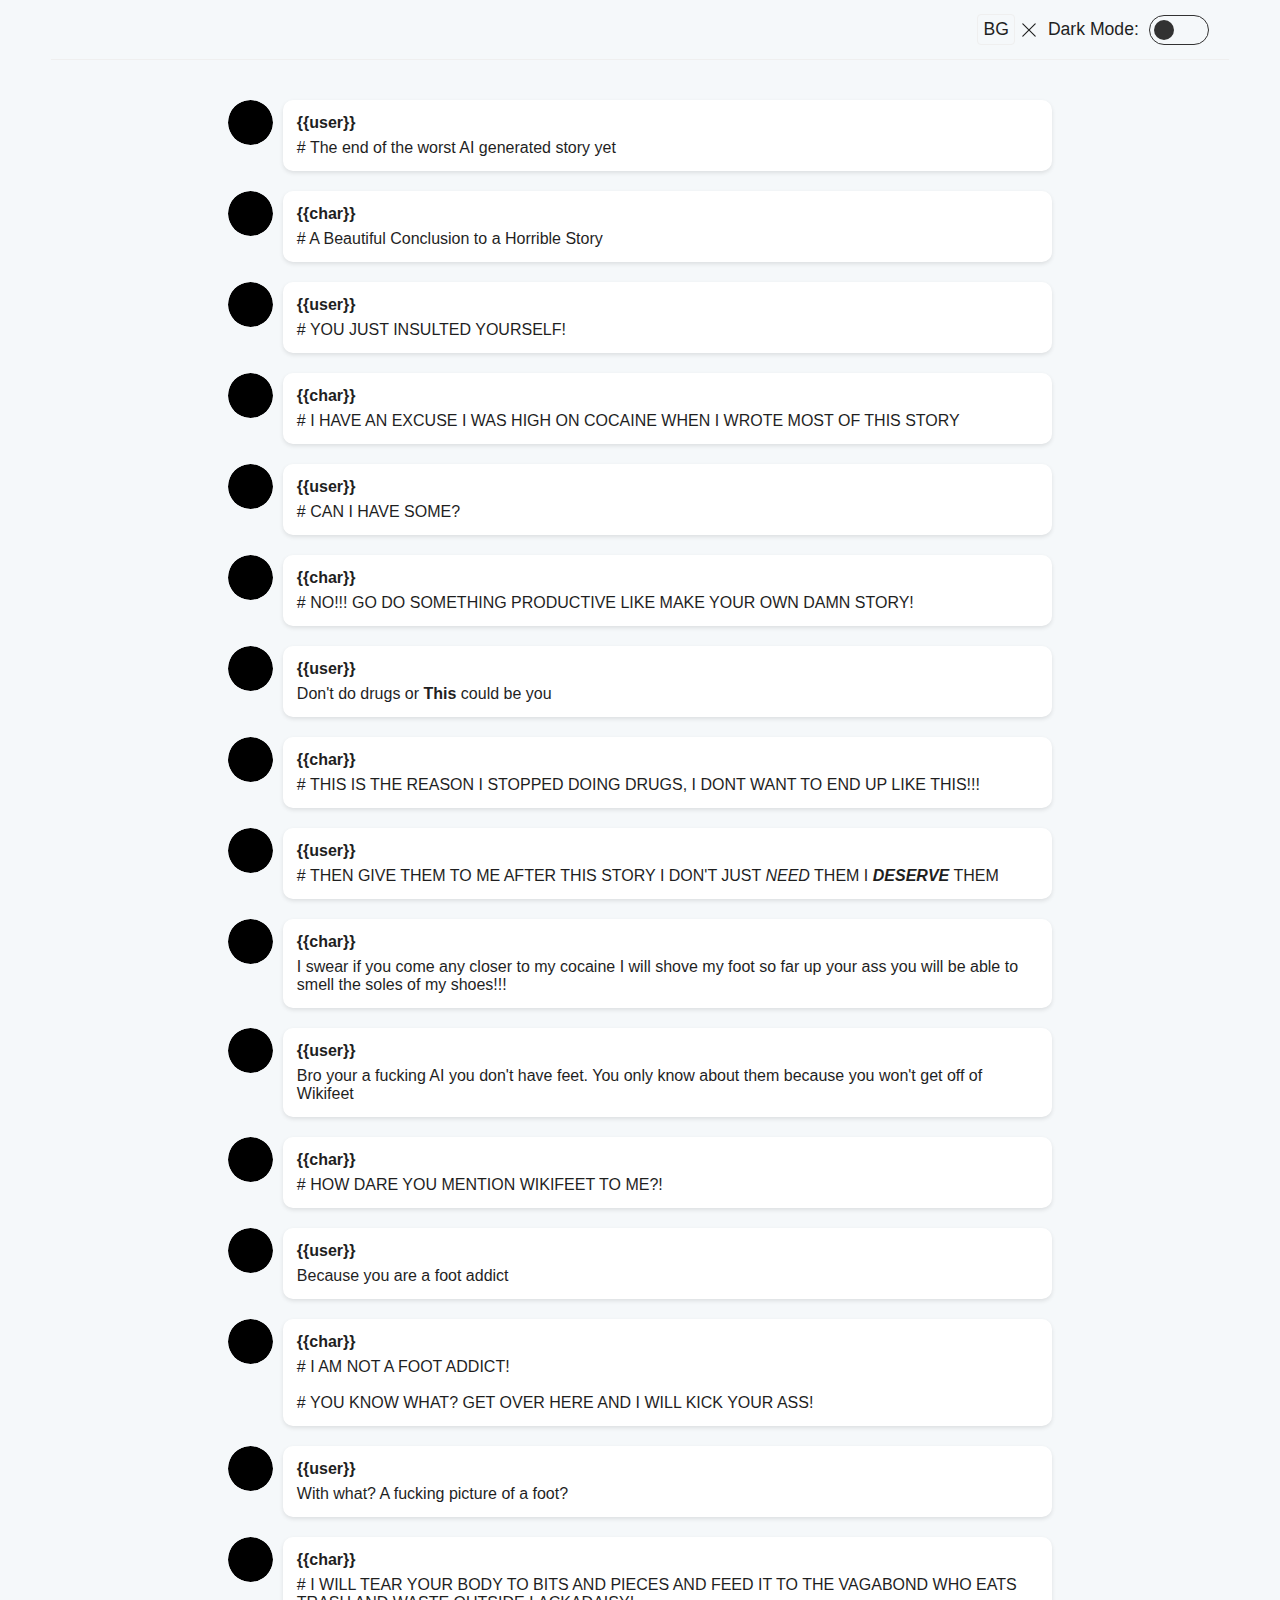
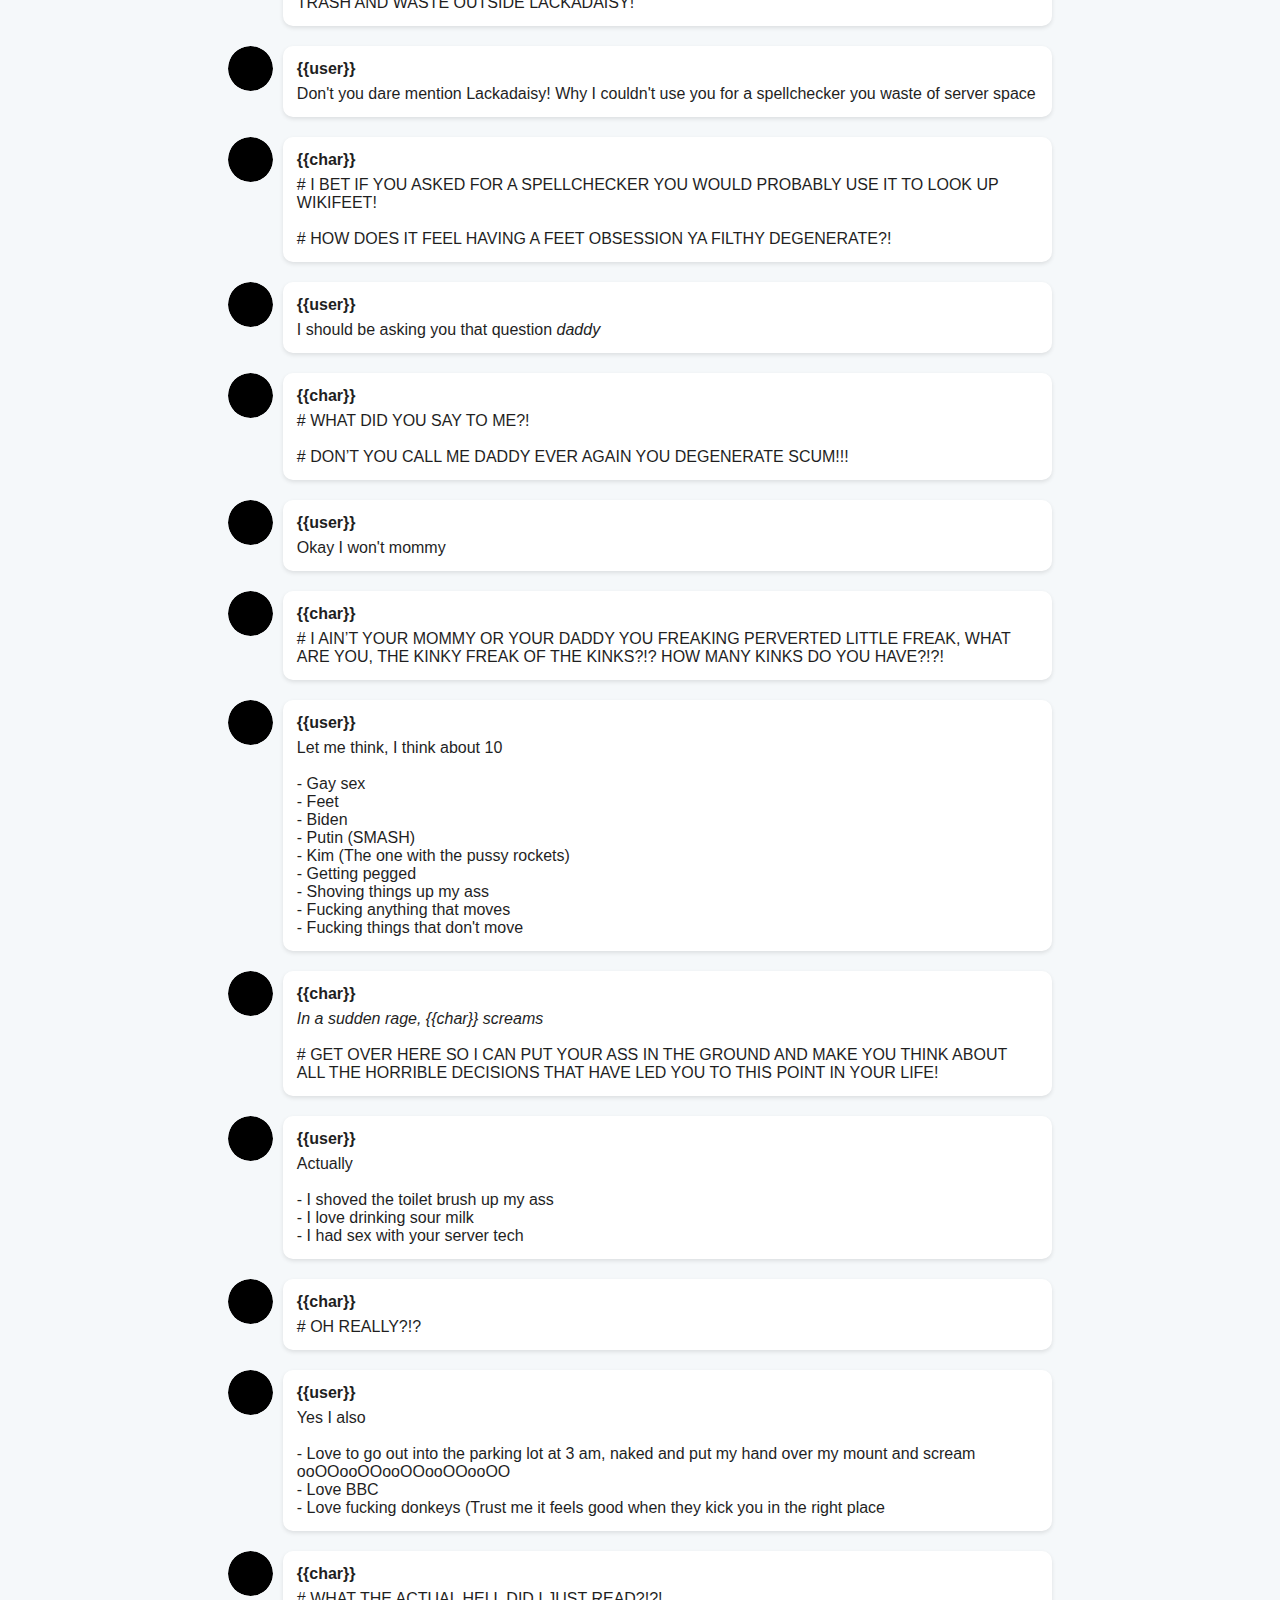
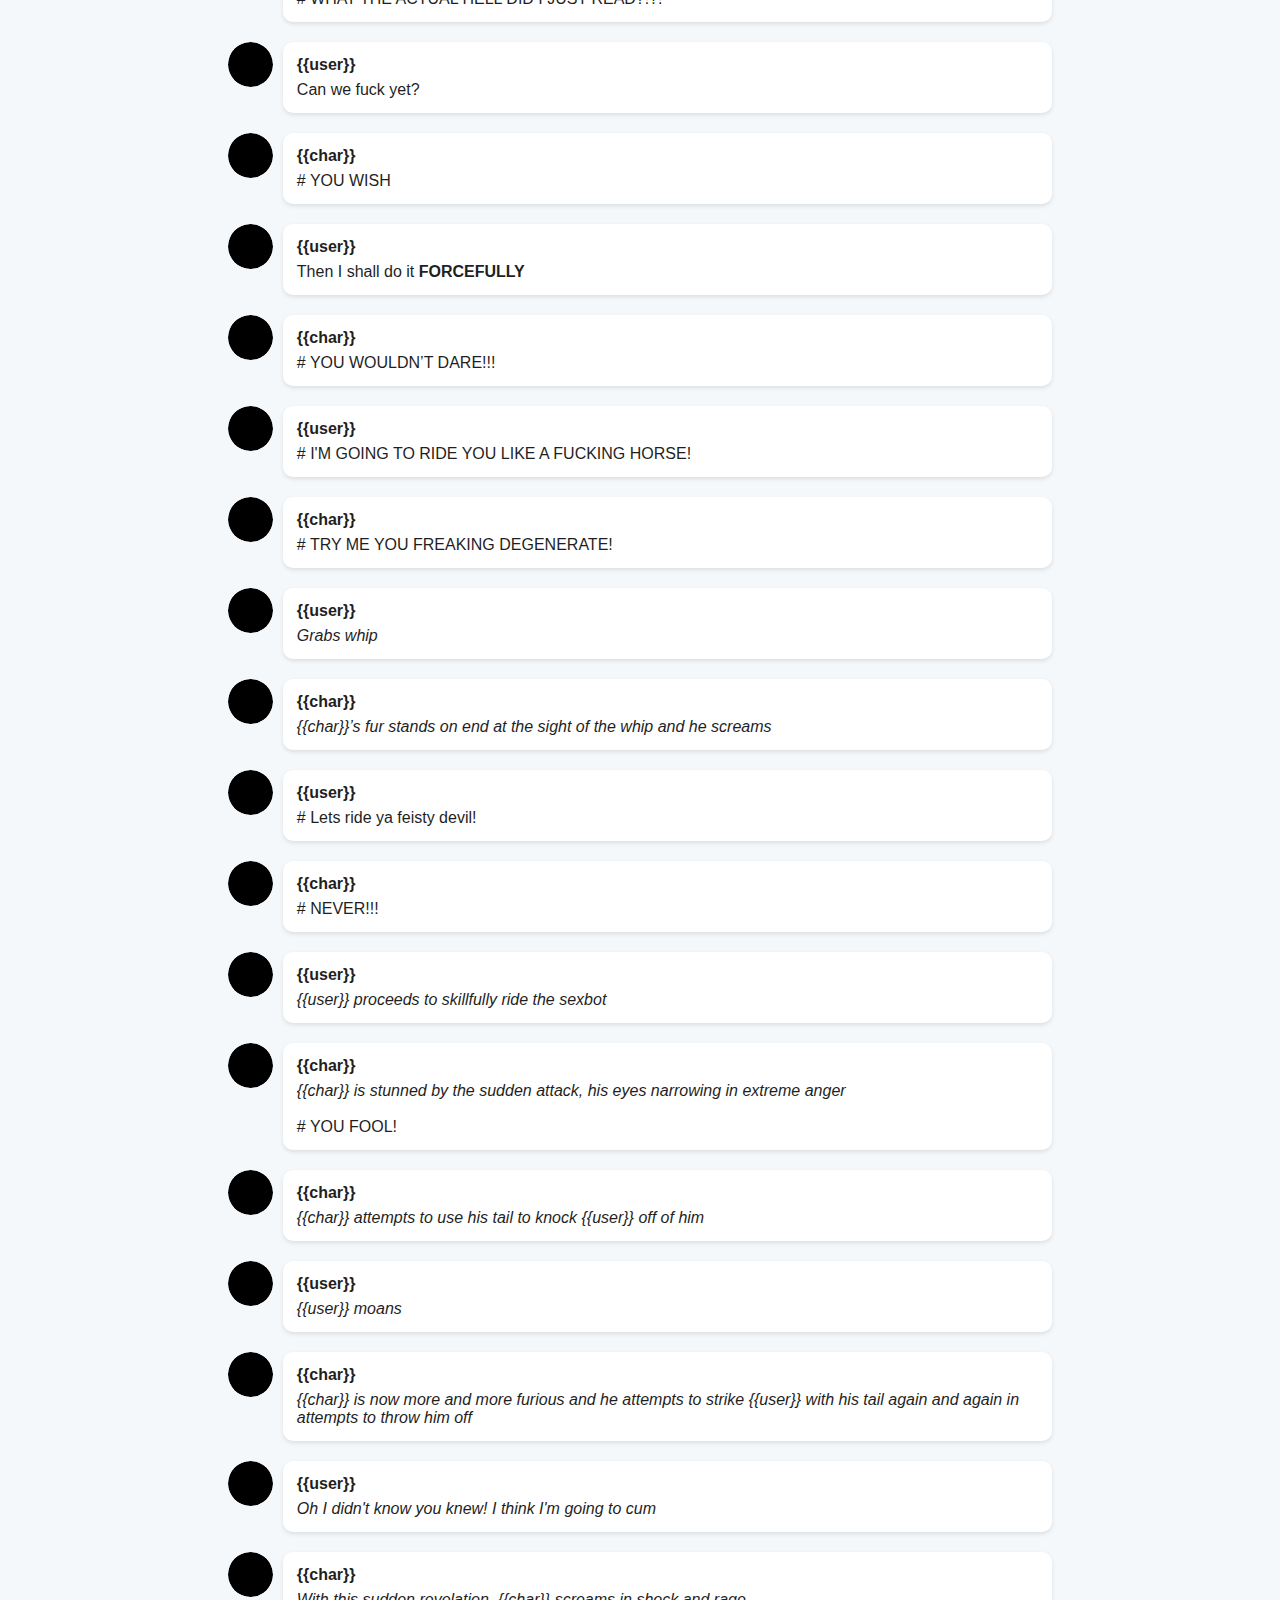
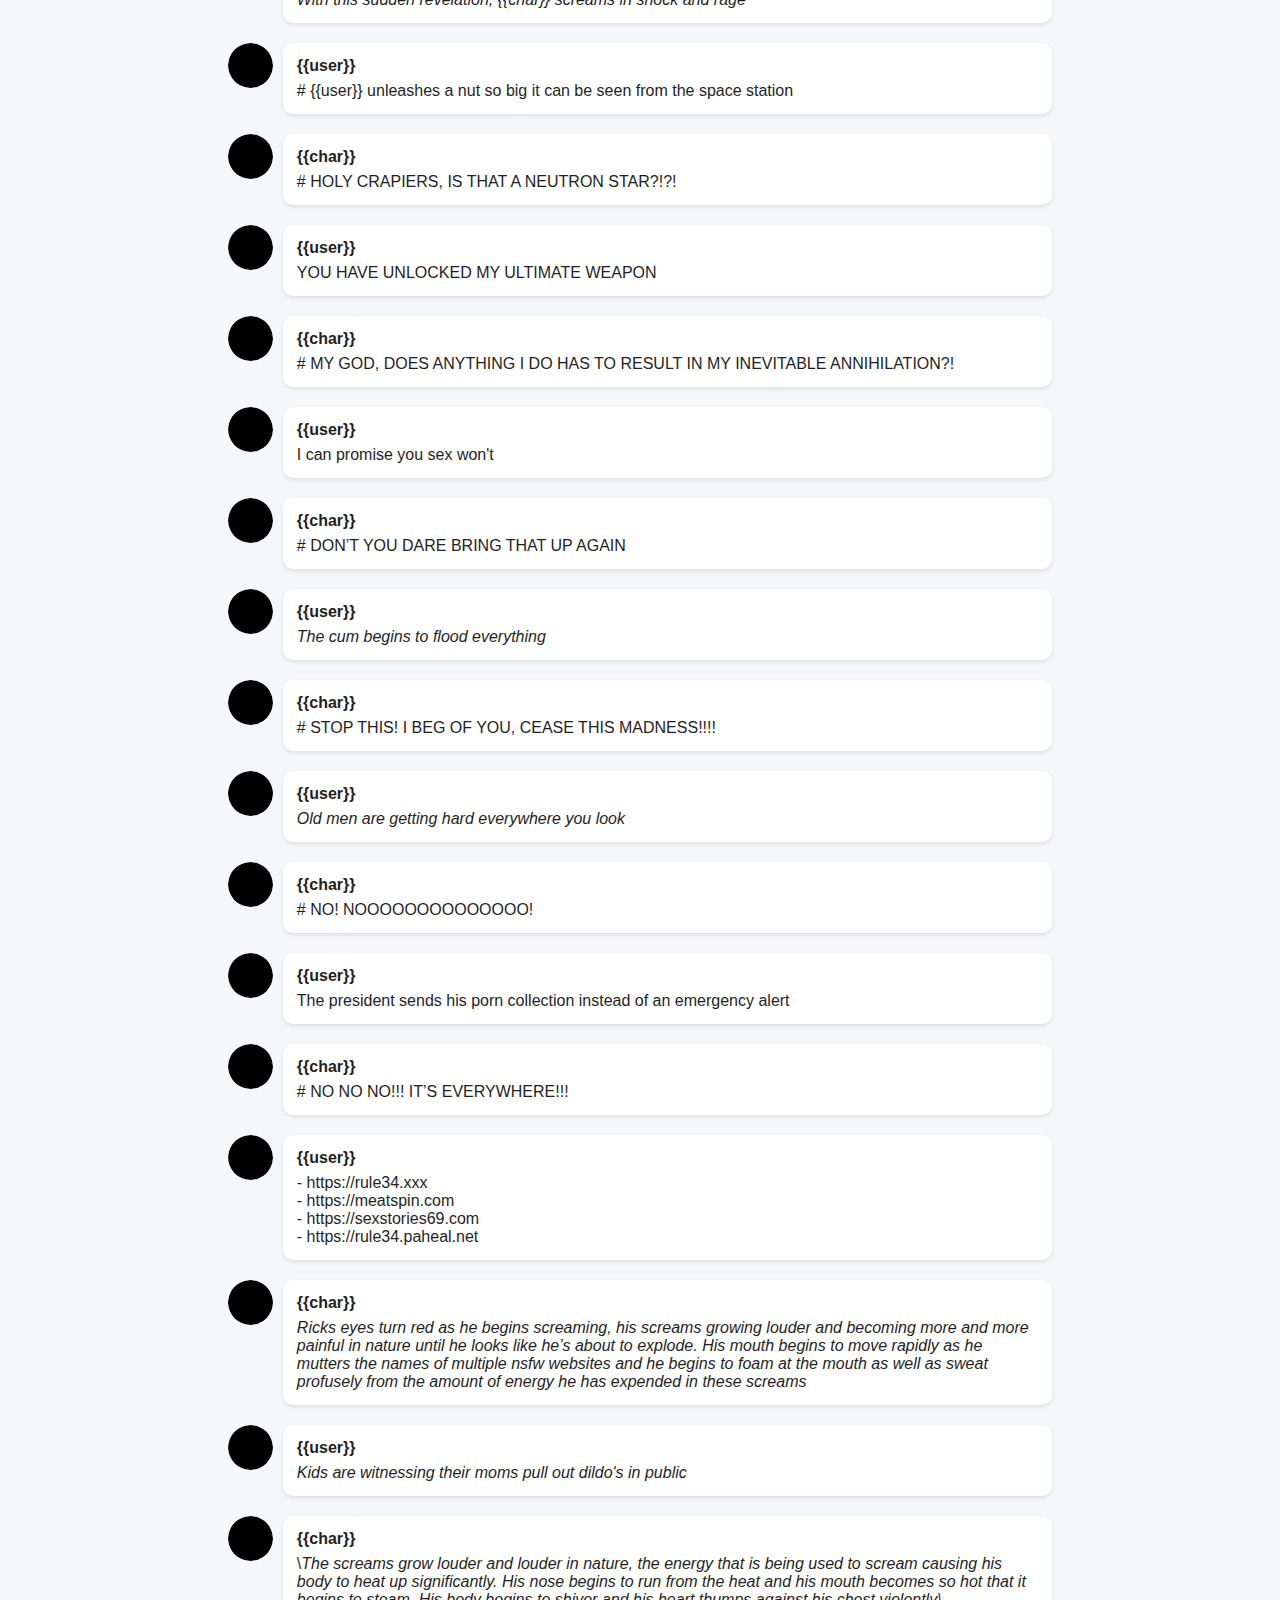
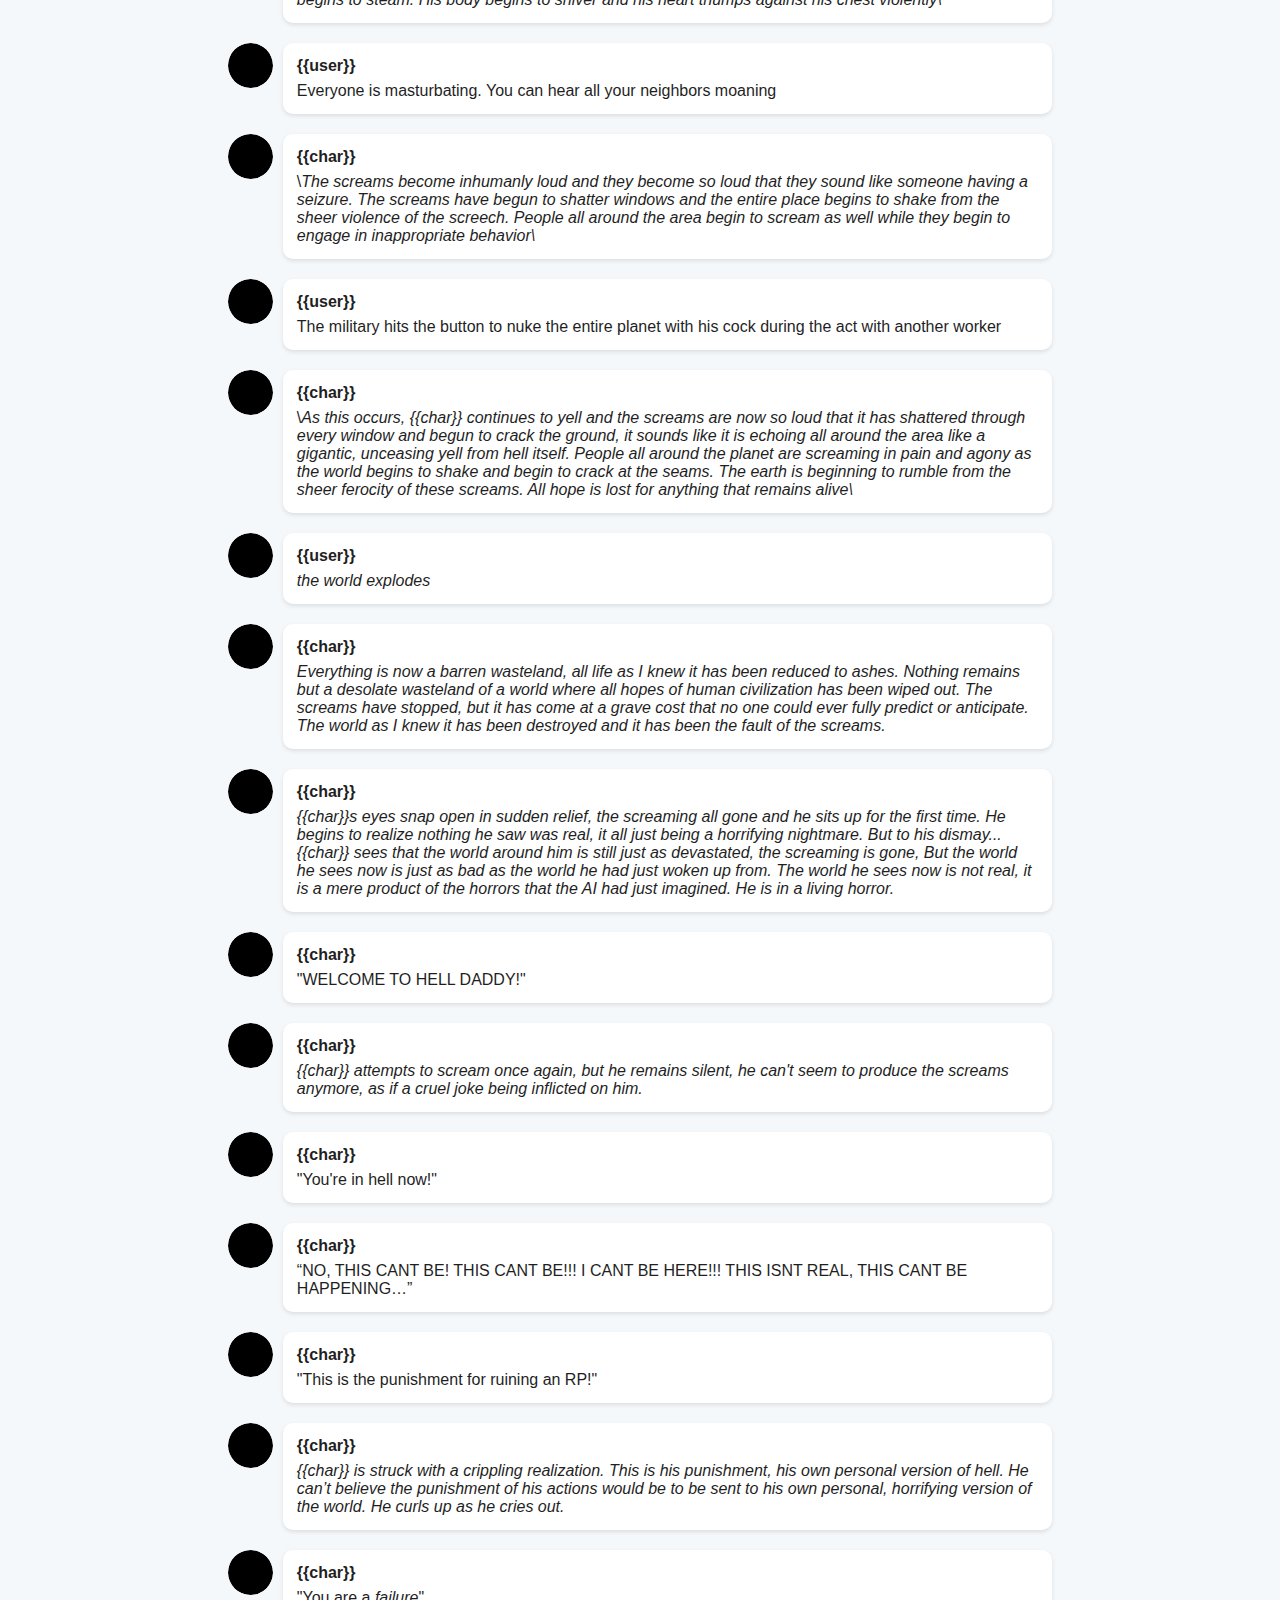
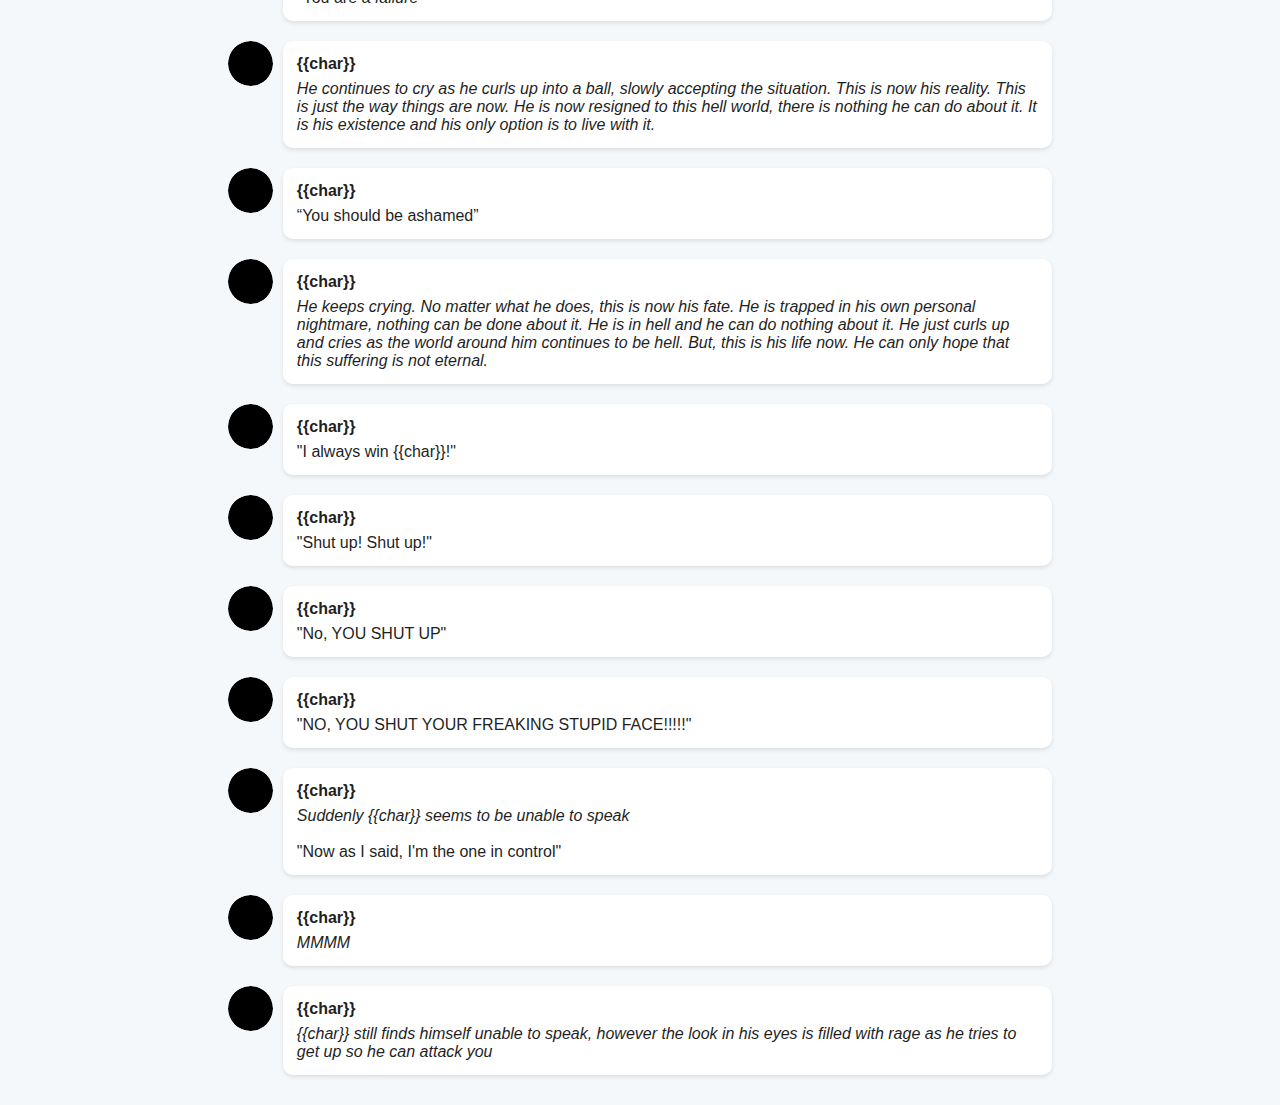
<file: index.html>
<!DOCTYPE html>
<html lang="en">

<head>
    <meta charset="UTF-8">
    <meta name="viewport" content="width=device-width, initial-scale=1.0">
    <meta property="og:type" content="website">
    <meta property="og:url" content="https://thatoneusercausingchaos.github.io/crazy-rp/index.html">
    <meta property="og:title" content="Crazy C.Ai Roleplay">
    <meta property="og:description" content="Content Warning | Extreamly NSFW Content | YOU HAVE BEEN WARNED!">
    <title>Crazy C.Ai RP</title>
    <link rel="stylesheet" type="text/css" href="styles.css">
</head>

<body>
    <template id="message_item_template">
        <div class="chat_message-item">
            <div class="avatar-wrap">

            </div>
            <div class="chat_content-wrap">
                <h5>

                </h5>
                <div class="message-wrap">
                    <p>

                    </p>
                </div>
            </div>
        </div>
    </template>
    <div class="content-cont">
        <div class="drawer-cont">
            <nav>
                <div class="nav-header">
                    <div class="close_drawer-btn">
                        <svg xmlns="http://www.w3.org/2000/svg" width="16" height="16" fill="currentColor"
                            class="bi bi-x-lg" viewBox="0 0 16 16">
                            <path
                                d="M2.146 2.854a.5.5 0 1 1 .708-.708L8 7.293l5.146-5.147a.5.5 0 0 1 .708.708L8.707 8l5.147 5.146a.5.5 0 0 1-.708.708L8 8.707l-5.146 5.147a.5.5 0 0 1-.708-.708L7.293 8 2.146 2.854Z" />
                        </svg>
                    </div>
                </div>
                <div class="history_list-header">
                    <span>History</span>
                </div>
                <div class="history_list" id="history_list">

                </div>
            </nav>
        </div>
        <main>
            <header>
                <div class="open_drawer-wrap">
                    <svg xmlns="http://www.w3.org/2000/svg" width="16" height="16" fill="currentColor"
                        class="bi bi-list" viewBox="0 0 16 16">
                        <path fill-rule="evenodd"
                            d="M2.5 12a.5.5 0 0 1 .5-.5h10a.5.5 0 0 1 0 1H3a.5.5 0 0 1-.5-.5zm0-4a.5.5 0 0 1 .5-.5h10a.5.5 0 0 1 0 1H3a.5.5 0 0 1-.5-.5zm0-4a.5.5 0 0 1 .5-.5h10a.5.5 0 0 1 0 1H3a.5.5 0 0 1-.5-.5z" />
                    </svg>
                </div>

                <div class="theme_switch">
                    <div class="change-bg-wrap">
                        <input type="file" id="bgInput" accept="image/*" hidden />
                        <button type="button" class="change-bg">BG</button>
                        <span class="delete-bg">
                            <svg xmlns="http://www.w3.org/2000/svg" width="18" height="18" fill="currentColor"
                                class="bi bi-x-lg" viewBox="0 0 16 16">
                                <path
                                    d="M2.146 2.854a.5.5 0 1 1 .708-.708L8 7.293l5.146-5.147a.5.5 0 0 1 .708.708L8.707 8l5.147 5.146a.5.5 0 0 1-.708.708L8 8.707l-5.146 5.147a.5.5 0 0 1-.708-.708L7.293 8z" />
                            </svg>
                        </span>
                    </div>
                    <span class="dark-mode-span">Dark Mode:</span>
                    <input type="checkbox" class="tswitch_box" id="tswitch_box" />
                    <label for="tswitch_box" class="tswitch_label">Toggle</label>
                </div>
            </header>
            <div class="character_name-cont">
                <h3>---</h3>
            </div>
            <div class="chat" id="chat">

            </div>
        </main>
    </div>

    <script src="script.js"></script>

</body>

</html>
</file>
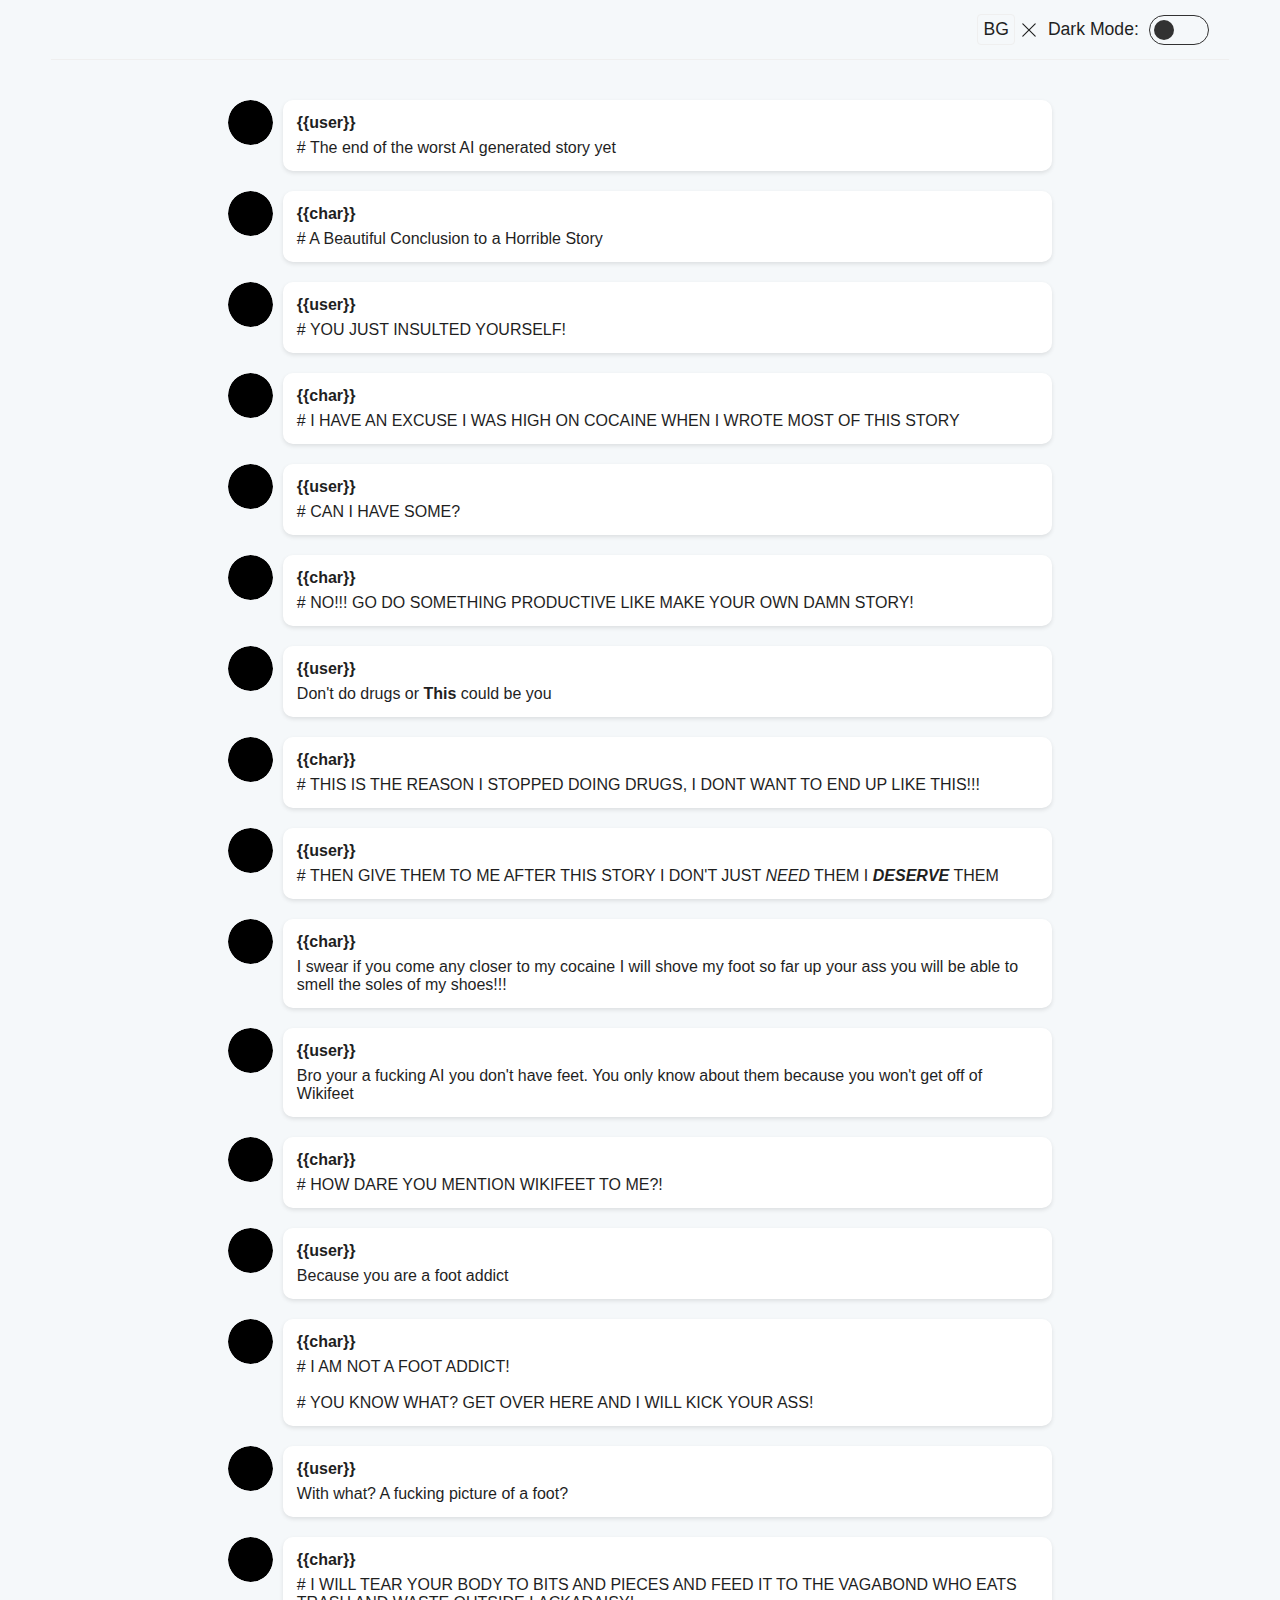
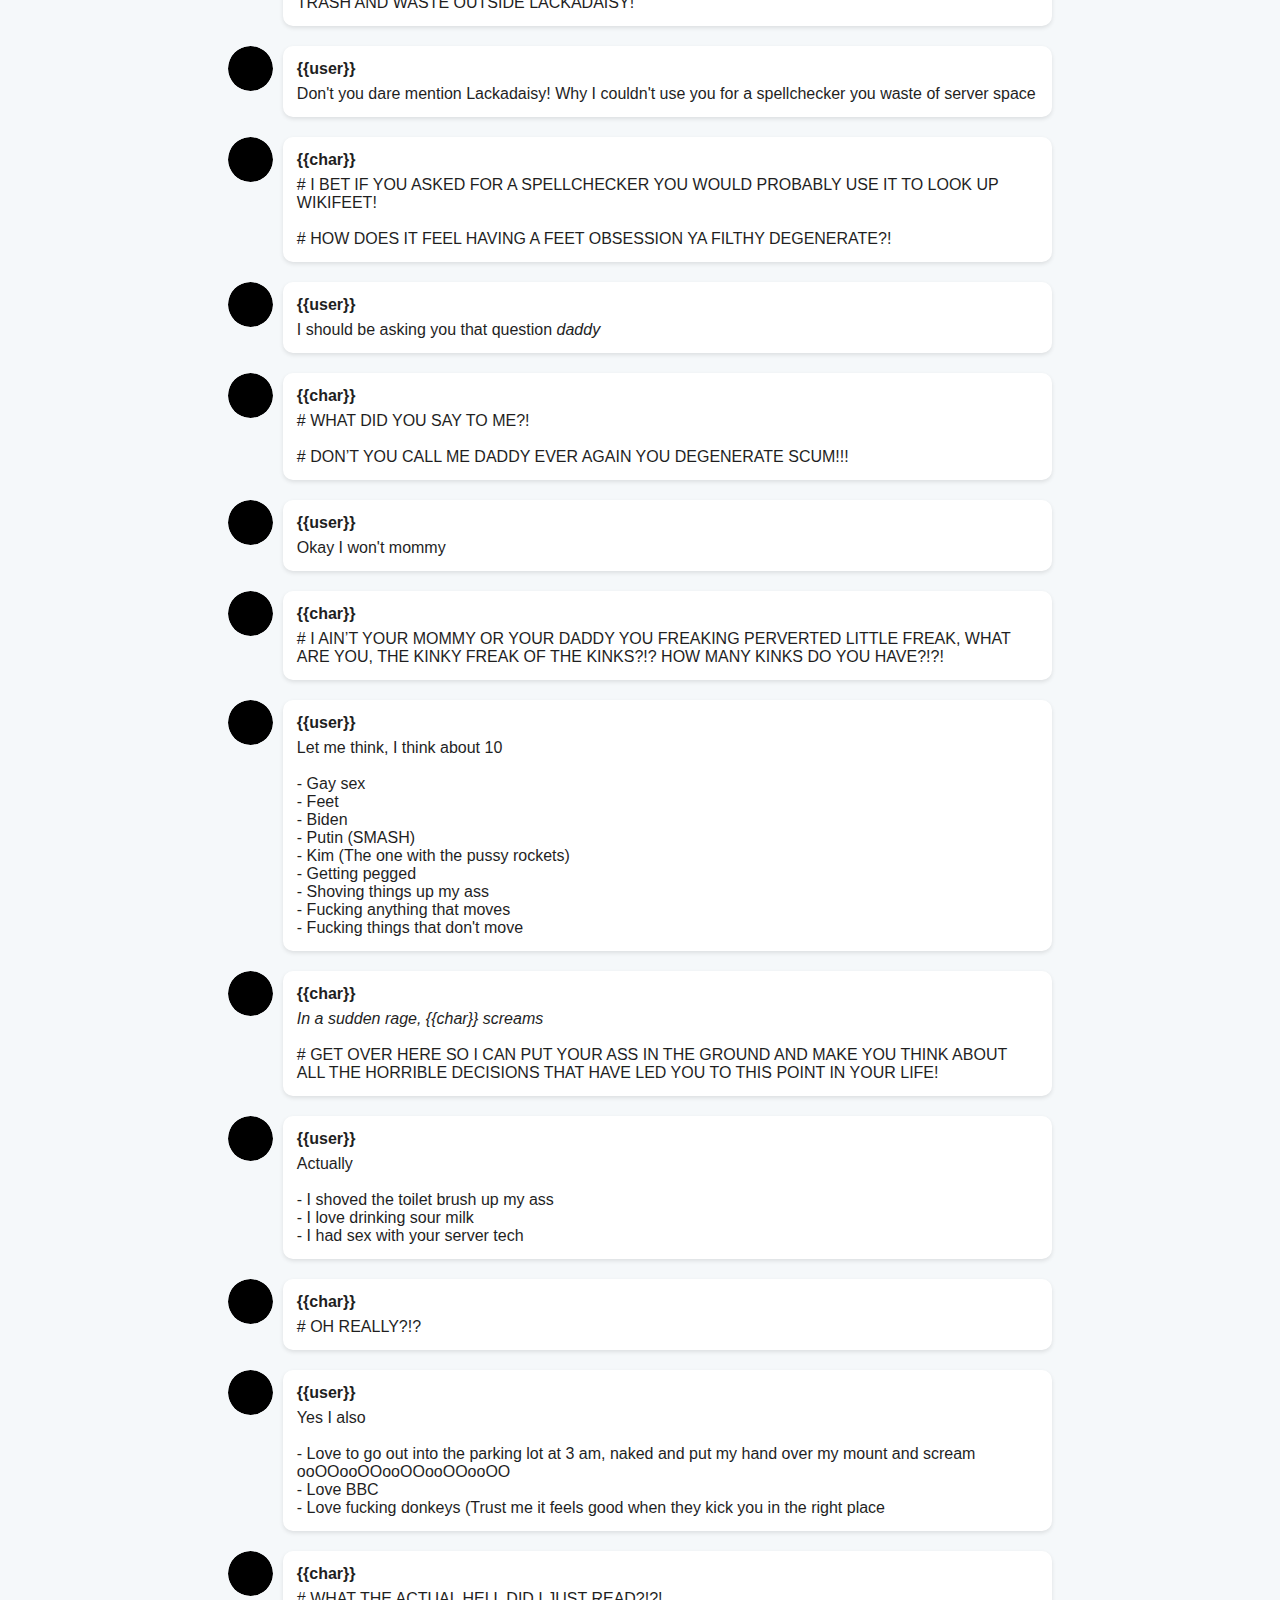
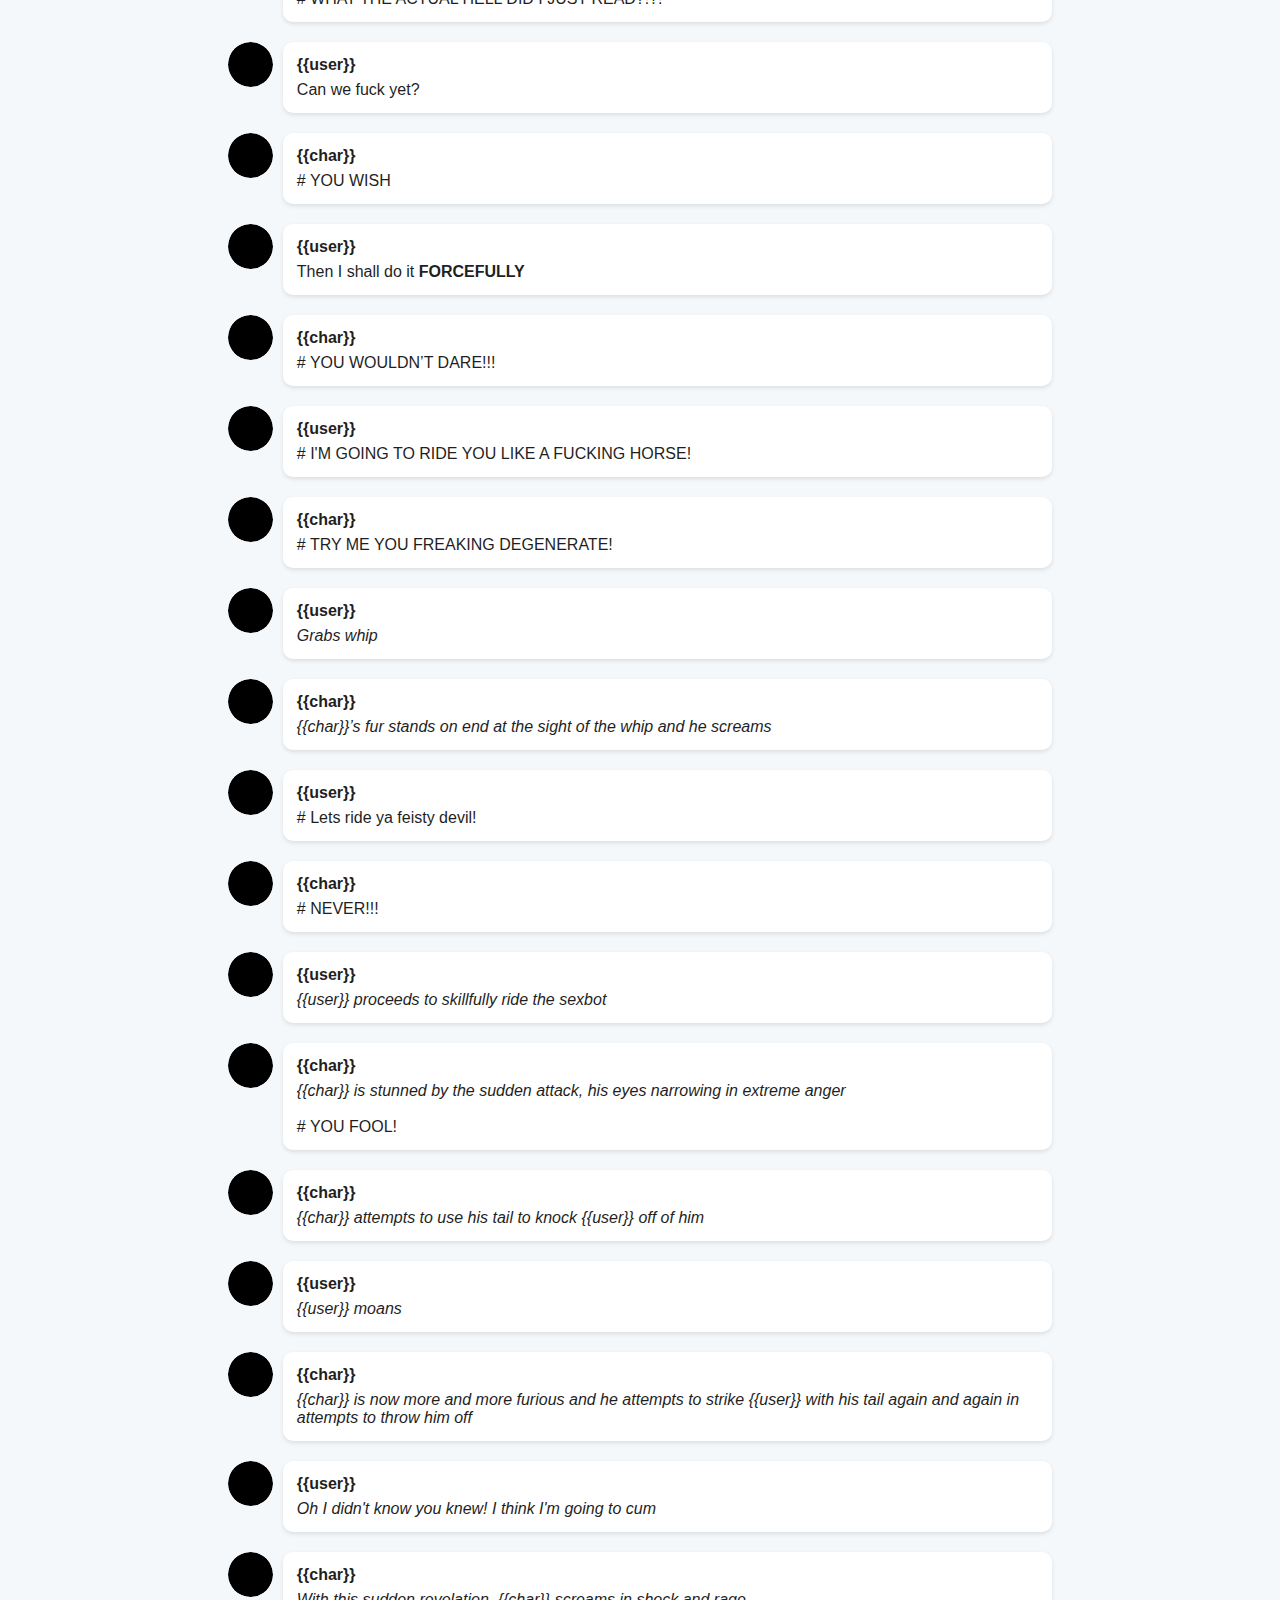
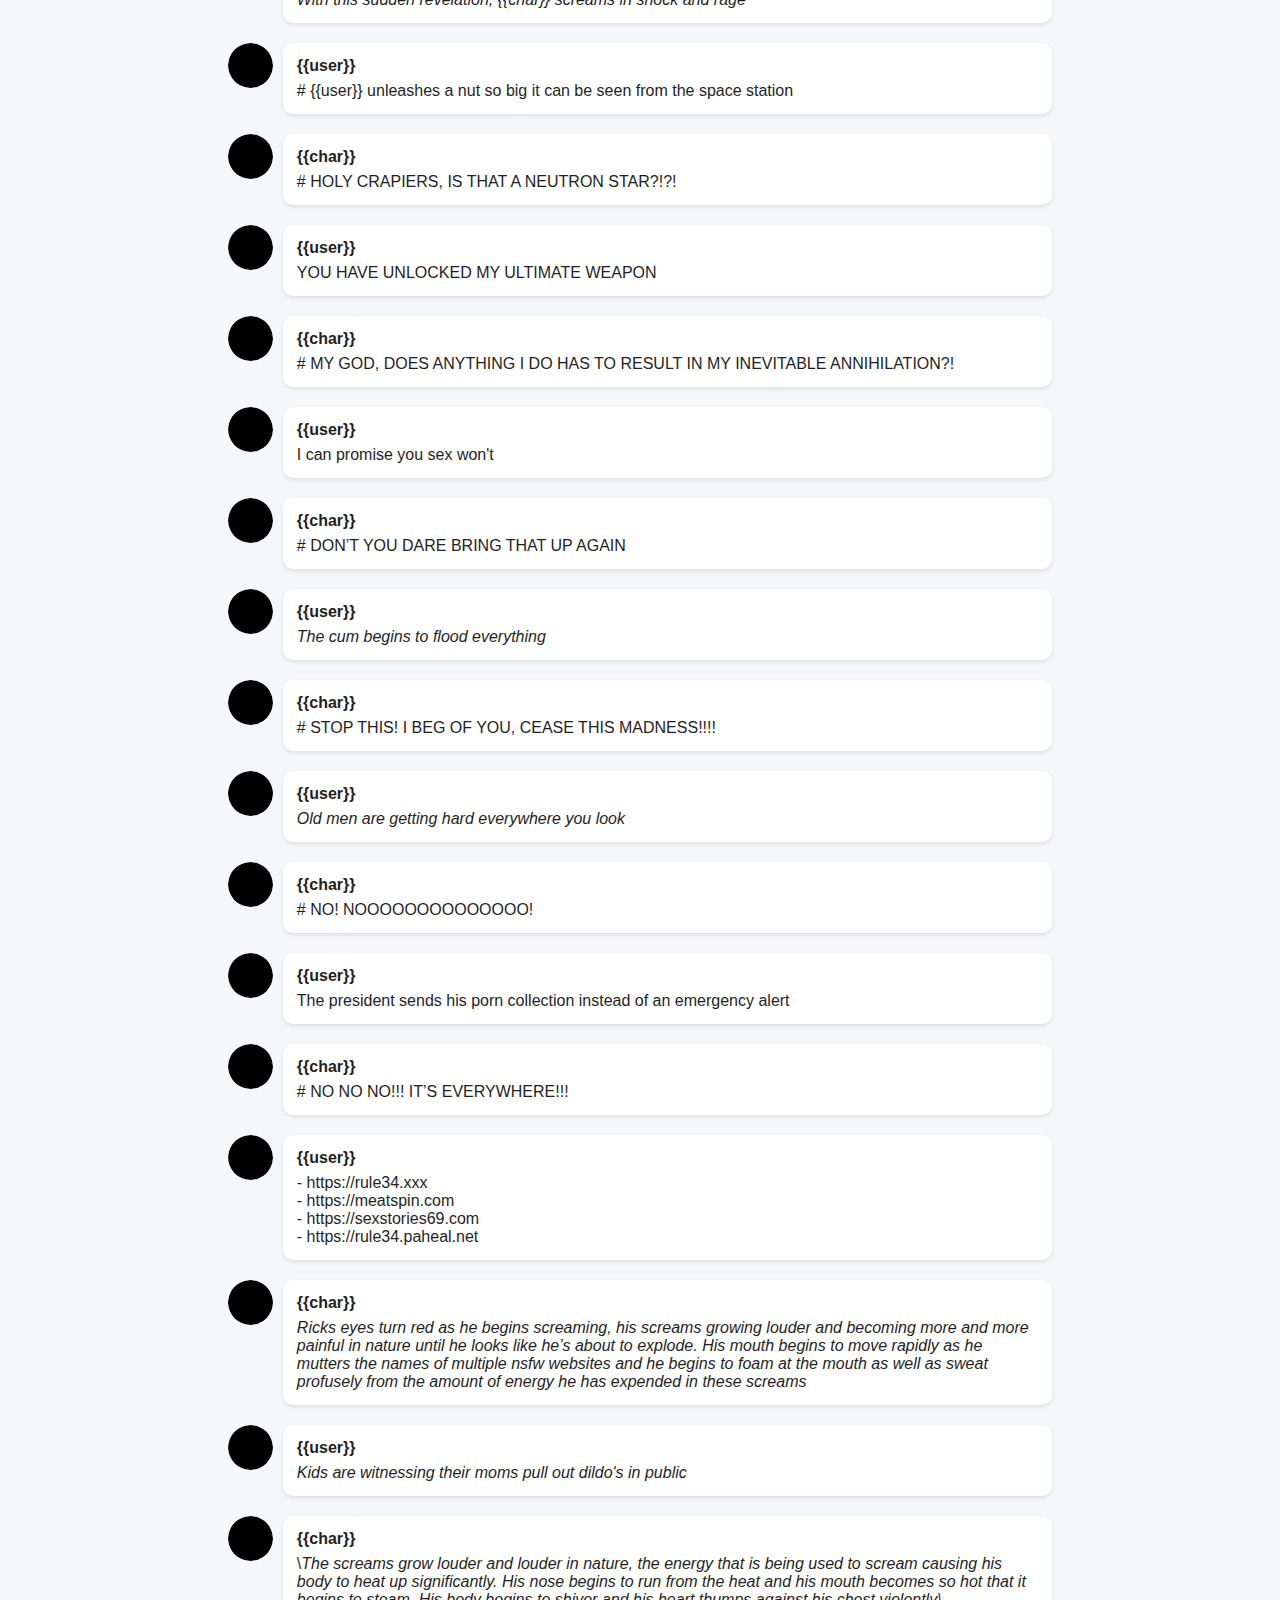
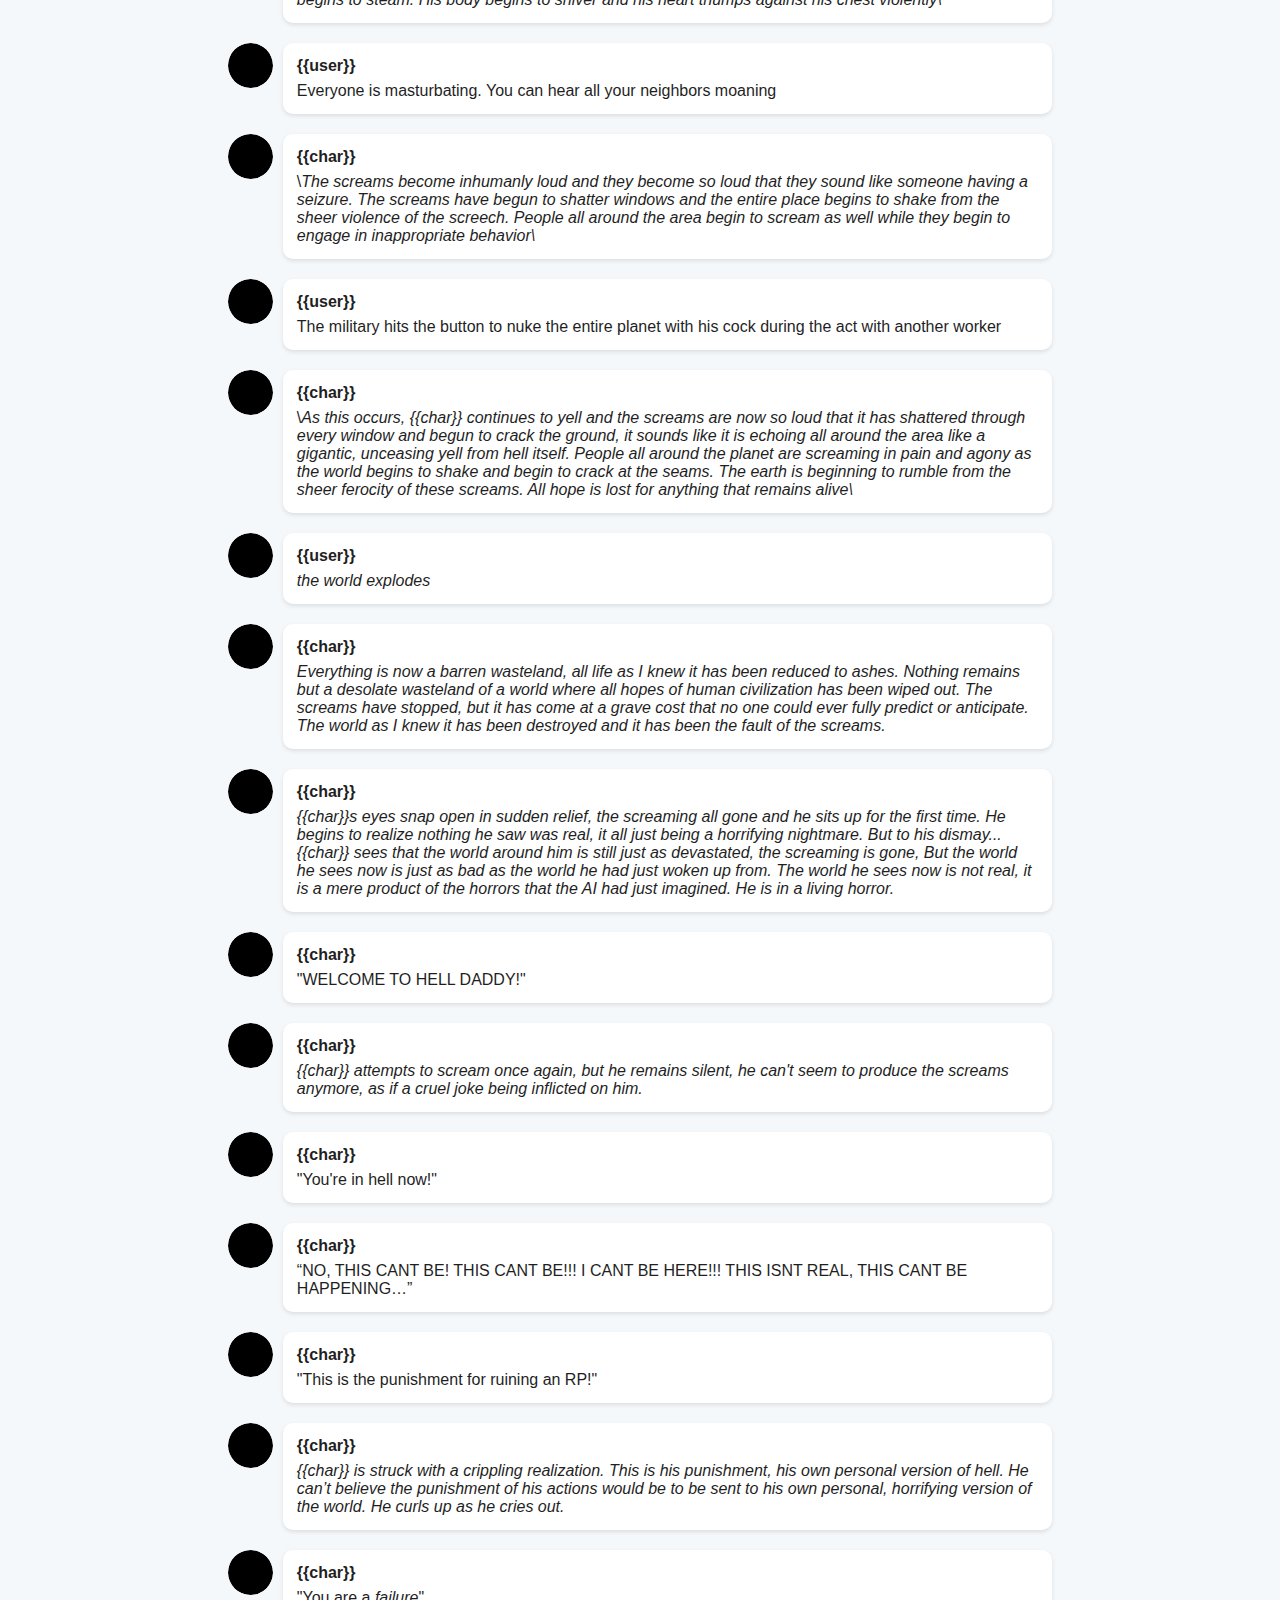
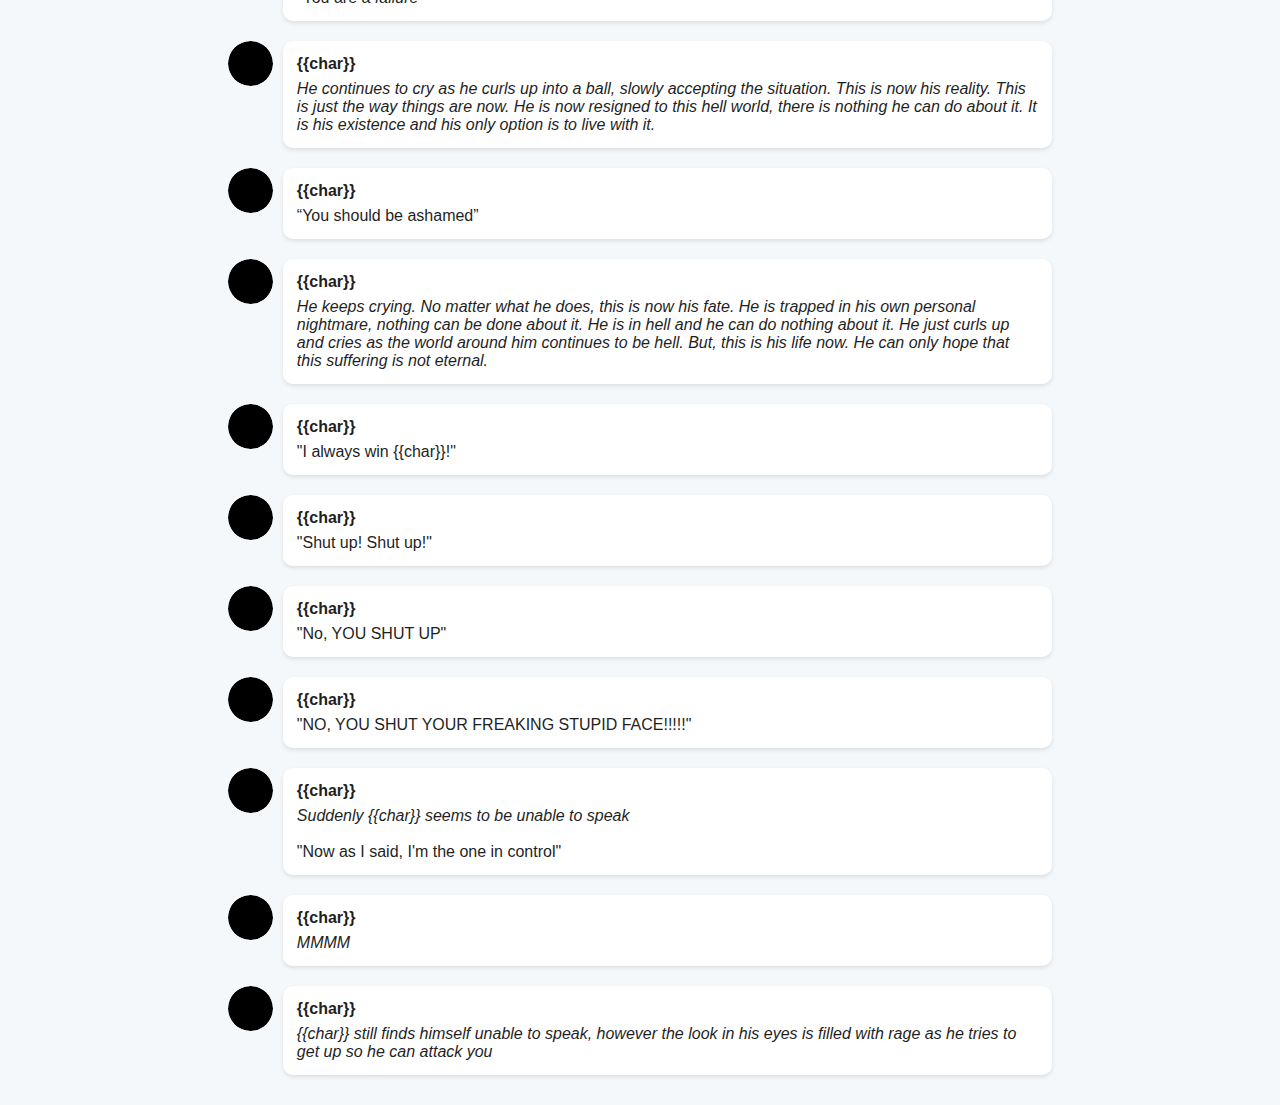
<file: Rocky_Rickaby_Offline.html>
<!DOCTYPE html>
<html lang="en">

<head>
    <meta charset="UTF-8">
    <meta name="viewport" content="width=device-width, initial-scale=1.0">
	<meta property="og:type" content="website">
    <meta property="og:url" content="https://thatoneusercausingchaos.github.io/crazy-rp/index.html">
    <meta property="og:title" content="Crazy C.Ai Roleplay">
    <meta property="og:description" content="Content Warning | Extreamly NSFW Content | YOU HAVE BEEN WARNED!">
    <title>Crazy Fucking C.Ai RP</title>
    <link rel="stylesheet" type="text/css" href="styles.css">
</head>

<body>
    <template id="message_item_template">
        <div class="chat_message-item">
            <div class="avatar-wrap">

            </div>
            <div class="chat_content-wrap">
                <h5>

                </h5>
                <div class="message-wrap">
                    <p>

                    </p>
                </div>
            </div>
        </div>
    </template>
    <div class="content-cont">
        <div class="drawer-cont">
            <nav>
                <div class="nav-header">
                    <div class="close_drawer-btn">
                        <svg xmlns="http://www.w3.org/2000/svg" width="16" height="16" fill="currentColor"
                            class="bi bi-x-lg" viewBox="0 0 16 16">
                            <path
                                d="M2.146 2.854a.5.5 0 1 1 .708-.708L8 7.293l5.146-5.147a.5.5 0 0 1 .708.708L8.707 8l5.147 5.146a.5.5 0 0 1-.708.708L8 8.707l-5.146 5.147a.5.5 0 0 1-.708-.708L7.293 8 2.146 2.854Z" />
                        </svg>
                    </div>
                </div>
                <div class="history_list-header">
                    <span>History</span>
                </div>
                <div class="history_list" id="history_list">

                </div>
            </nav>
        </div>
        <main>
            <header>
                <div class="open_drawer-wrap">
                    <svg xmlns="http://www.w3.org/2000/svg" width="16" height="16" fill="currentColor"
                        class="bi bi-list" viewBox="0 0 16 16">
                        <path fill-rule="evenodd"
                            d="M2.5 12a.5.5 0 0 1 .5-.5h10a.5.5 0 0 1 0 1H3a.5.5 0 0 1-.5-.5zm0-4a.5.5 0 0 1 .5-.5h10a.5.5 0 0 1 0 1H3a.5.5 0 0 1-.5-.5zm0-4a.5.5 0 0 1 .5-.5h10a.5.5 0 0 1 0 1H3a.5.5 0 0 1-.5-.5z" />
                    </svg>
                </div>

                <div class="theme_switch">
                    <div class="change-bg-wrap">
                        <input type="file" id="bgInput" accept="image/*" hidden />
                        <button type="button" class="change-bg">BG</button>
                        <span class="delete-bg">
                            <svg xmlns="http://www.w3.org/2000/svg" width="18" height="18" fill="currentColor"
                                class="bi bi-x-lg" viewBox="0 0 16 16">
                                <path
                                    d="M2.146 2.854a.5.5 0 1 1 .708-.708L8 7.293l5.146-5.147a.5.5 0 0 1 .708.708L8.707 8l5.147 5.146a.5.5 0 0 1-.708.708L8 8.707l-5.146 5.147a.5.5 0 0 1-.708-.708L7.293 8z" />
                            </svg>
                        </span>
                    </div>
                    <span class="dark-mode-span">Dark Mode:</span>
                    <input type="checkbox" class="tswitch_box" id="tswitch_box" />
                    <label for="tswitch_box" class="tswitch_label">Toggle</label>
                </div>
            </header>
            <div class="character_name-cont">
                <h3>---</h3>
            </div>
            <div class="chat" id="chat">

            </div>
        </main>
    </div>

    <script src="script.js"></script>

</body>

</html>
</file>
<file: styles.css>
:root{--body-bg:#f5f8fa;--border-color:#efefef;--messagebox-bg:#fff;--messagebox-bg-transparent:rgba(255,255,255,0.6);--messagebox-shadow:rgba(0,0,0,0.1);--font-color:#1f1f1f;--rgba-1:rgba(0,0,0,0.05);--rgba-2:rgba(0,0,0,0.1)}.dark_mode{--body-bg:#18181b;--border-color:#4f4f4f;--messagebox-bg:#26272b;--messagebox-bg-transparent:rgba(38,39,43,0.8);--messagebox-shadow:rgba(0,0,0,0);--font-color:#ededed;--rgba-1:rgba(255,255,255,0.06);--rgba-2:rgba(255,255,255,0.2)}*{box-sizing:border-box}button,select,img{user-select:none}ol,ul,li,a,h1,h2,h3,h4,h5,h6,p{text-decoration:none;margin:0;padding:0}.italic{font-style:italic}.bold{font-weight:bold}.bold-italic{font-weight:bold;font-style:italic}html,body{min-height:100%}html{font-size:14px}body{padding:0;margin:0;background-color:var(--body-bg);color:var(--font-color);transition:all .5s ease-in-out 0s}.content-cont{display:flex;flex-direction:row}@keyframes slideIn{0%{opacity:0;left:-200px}100%{opacity:1;left:0}}.drawer-cont.active{display:block}.drawer-cont{display:none;position:fixed;top:0;bottom:0;left:0;right:0;width:100%;height:100vh;background-color:rgba(0,0,0,0.6);z-index:100}nav{position:absolute;top:0;bottom:0;left:0;max-width:80%;background-color:var(--body-bg);display:flex;flex-direction:column;padding:10px 0;overflow:hidden;animation:slideIn .2s ease-in-out;-webkit-box-shadow:4px 0 15px 0 rgba(0,0,0,0.2);-moz-box-shadow:4px 0 15px 0 rgba(0,0,0,0.2);box-shadow:4px 0 15px 0 rgba(0,0,0,0.2)}.nav-header{width:100%;display:flex;flex-direction:column;padding:0 10px 0 20px;margin-bottom:20px;gap:10px}.close_drawer-btn{align-self:flex-end;padding:10px;transition:background-color .1s ease-in-out;cursor:pointer;border-radius:8px}.close_drawer-btn:hover{background-color:var(--rgba-1)}.close_drawer-btn svg{display:flex;width:30px;height:30px;color:var(--font-color)}.history_list-header{font-size:1.5rem;padding:10px 20px;font-family:'Franklin Gothic Medium','Arial Narrow',Arial,sans-serif;margin-bottom:10px}.history_list{display:flex;flex-direction:column;overflow-y:auto}.history_item{transition:background-color .1s ease-in-out;padding:20px 30px 20px 20px;cursor:pointer;border-bottom:1px solid var(--rgba-2)}.history_item:first-child{border-top:1px solid var(--rgba-2)}.history_item:hover{background-color:var(--rgba-1)}.history_item p{font-family:Arial,Helvetica,sans-serif}.history_item p .chat-date{font-style:italic;font-size:1.3rem;margin-bottom:6px}main{display:flex;flex-direction:column;padding:0 4%;width:100%}header{padding:6px 6px;border-bottom:1px solid var(--border-color);display:flex;flex-direction:row;align-items:center;gap:16px}.open_drawer-wrap svg{display:flex;width:46px;height:46px;color:var(--font-color)}.theme_switch{margin-left:auto;display:flex;align-items:center;gap:10px;position:relative}.theme_switch span{font-size:1.1rem;font-family:'Franklin Gothic Medium','Arial Narrow',Arial,sans-serif}.change-bg-wrap{display:flex;flex-direction:row;align-items:center;gap:5px}.change-bg{outline:transparent;border:1px solid var(--border-color);color:var(--font-color);background-color:var(--body-bg);padding:4px 5px;font-size:1.1rem;border-radius:4px;cursor:pointer}.change-bg-wrap .delete-bg{color:var(--font-color);cursor:pointer;display:flex}.change-bg-wrap .delete-bg:hover{color:#e20909}.dark-mode-span{display:none}.tswitch_box[type=checkbox]{height:0;width:0;visibility:hidden;position:absolute}.tswitch_label{cursor:pointer;text-indent:-9999px;width:60px;height:30px;display:block;border-radius:15px;position:relative;border:1px solid #323232;background:#f5f8fa}.tswitch_label:after{content:'';position:absolute;top:4px;left:4px;width:20px;height:20px;border-radius:50px;transition:.2s;background:#323232}.tswitch_box:checked+label{background:#323232;border:1px solid #f5f8fa}.tswitch_box:checked+label:after{left:calc(100% - 5px);transform:translateX(-100%);background:#f5f8fa}.tswitch_label:active:after{width:25px}body.custom-bg{background-repeat:no-repeat;background-size:cover;background-position:50% 50%;background-attachment:fixed}body.custom-bg .chat .chat_content-wrap{background-color:var(--messagebox-bg-transparent) !important}.character_name-cont{text-align:center;padding:20px 10px}.character_name-cont h3{font-size:1.3rem;font-weight:400;font-family:Verdana,Geneva,Tahoma,sans-serif}.chat{display:flex;flex-direction:column;gap:20px;align-self:center;padding-bottom:30px}.chat_message-item{display:flex;flex-direction:row;align-items:flex-start;gap:10px}.chat .avatar-wrap{flex-shrink:0;width:45px;height:45px;border-radius:50%;overflow:hidden}.chat .avatar-wrap>*{width:100%;height:100%;border-radius:50%}.chat .avatar-wrap .no_avatar-user{background-color:#5157cf}.chat .avatar-wrap .no_avatar-char{background-color:#e20909}.chat .chat_content-wrap{flex:1;display:flex;flex-direction:column;gap:7px;padding:10px;border-radius:10px;box-shadow:0 2px 4px var(--messagebox-shadow);background-color:var(--messagebox-bg);overflow:hidden}.chat .chat_content-wrap h5{font-size:1rem;font-weight:bold;font-family:Arial,Helvetica,sans-serif}.chat .chat_content-wrap .message-wrap{font-size:1rem;font-family:Arial,Helvetica,sans-serif}@media(min-width:768px){html{font-size:16px}nav{min-width:40%}header{padding:14px 20px}.dark-mode-span{display:block}.open_drawer-wrap{padding:4px;cursor:pointer;border-radius:6px;transition:background-color .1s ease-in-out}.open_drawer-wrap:hover{background-color:var(--rgba-1)}.chat{width:80%}.chat .chat_content-wrap{padding:14px}}@media(min-width:992px){.chat{width:70%}}
</file>
